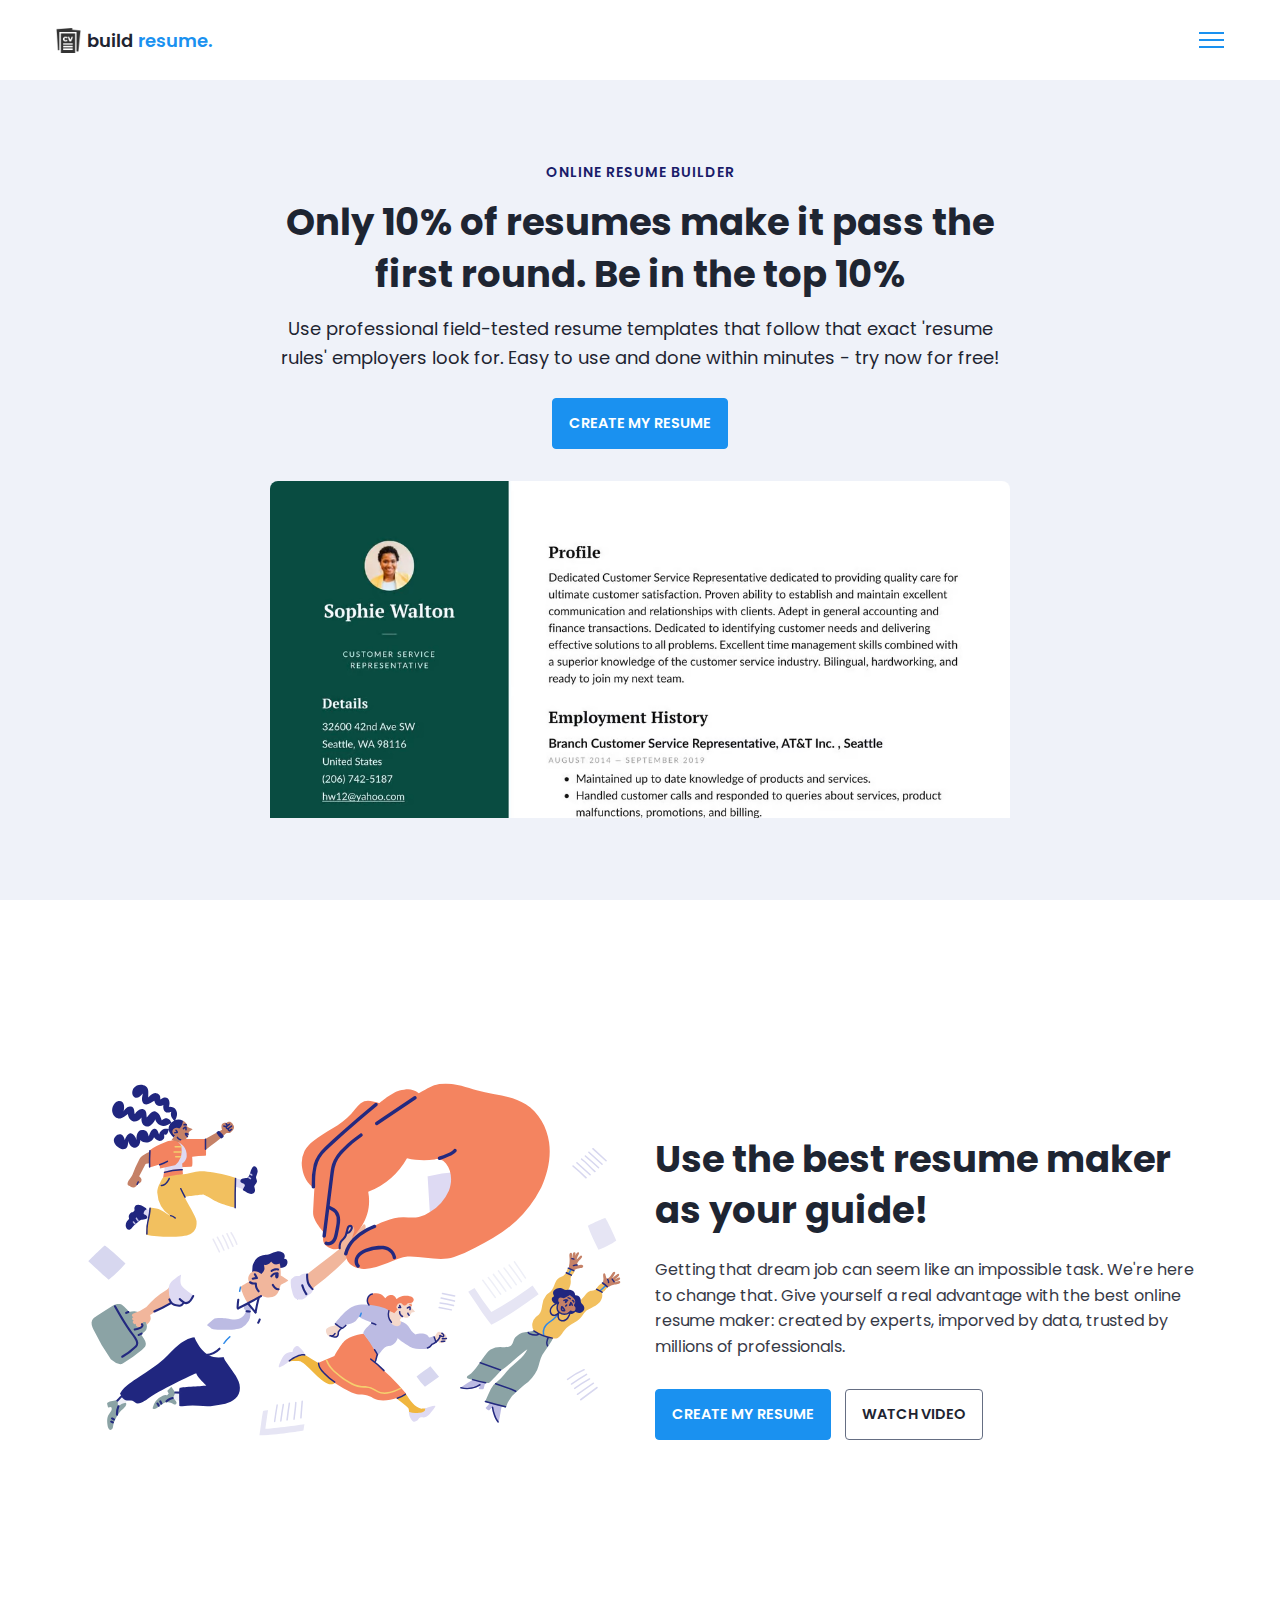
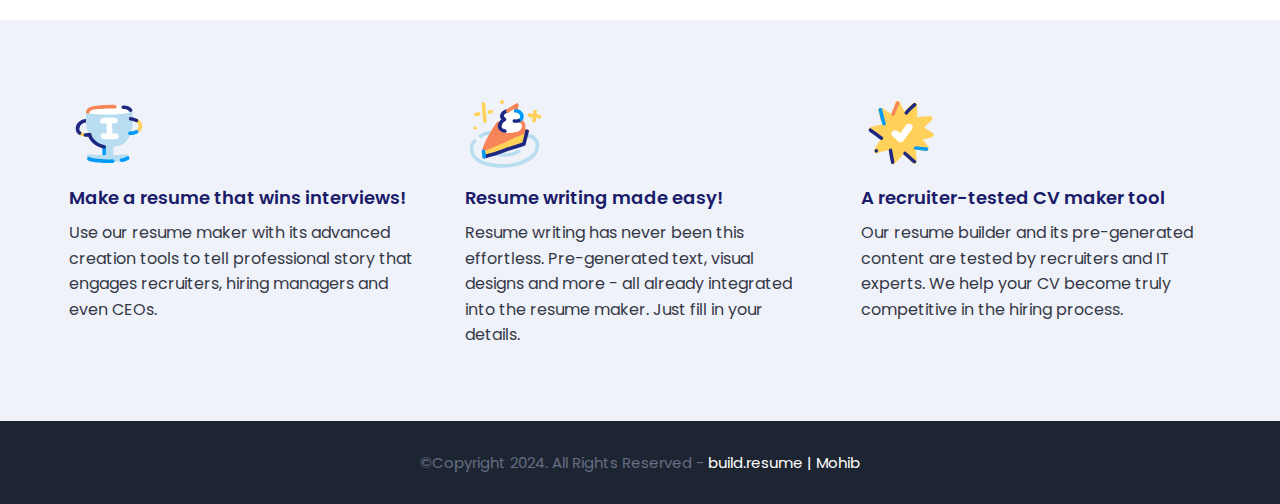
<file: index.html>
<!DOCTYPE html>
<html>
    <head>
        <meta charset="utf-8">
        <meta http-equiv="X-UA-Compatible" content="IE=edge">
        <title>Resume Builder - Mohib</title>
        <meta name="description" content="">
        <meta name="viewport" content="width=device-width, initial-scale=1">
        <link rel="stylesheet" href="assets/css/main.css">
    </head>
    <body>

        <nav class = "navbar bg-white">
            <div class="container">
                <div class = "navbar-content">
                    <div class = "brand-and-toggler">
                        <a href = "index.html" class = "navbar-brand">
                            <img src = "assets/images/curriculum-vitae.png" alt = "" class = "navbar-brand-icon">
                            <span class = "navbar-brand-text">build <span>resume.</span>
                        </a>
                        <button type = "button" class = "navbar-toggler-btn">
                            <div class = "bars">
                                <div class = "bar"></div>
                                <div class = "bar"></div>
                                <div class = "bar"></div>
                            </div>
                        </button>
                    </div>
                </div>
            </div>
        </nav>

        <header class = "header bg-bright" id = "header">
            <div class = "container">
                <div class = "header-content text-center">
                    <h6 class = "text-uppercase text-blue-dark fs-14 fw-6 ls-1">online resume builder</h6>
                    <h1 class = "lg-title">Only 10% of resumes make it pass the first round. Be in the top 10%</h1>
                    <p class = "text-dark fs-18">Use professional field-tested resume templates that follow that exact 'resume rules' employers look for. Easy to use and done within minutes - try now for free!</p>
                    <a href = "resume.html" class = "btn btn-primary text-uppercase">create my resume</a>
                    <img src = "assets/images/dublin-resume-templates.avif">
                </div>
            </div>
        </header>

        <div class="section-one">
            <div class="container">
                <div class = "section-one-content">
                    <div class="section-one-l">
                        <img src = "assets/images/visual-0c7080adf17f1f207276f613447c924f667dab34b7ac415cd7ef653172defd0b.svg">
                    </div>
                    <div class = "section-one-r text-center">
                        <h2 class = "lg-title">Use the best resume maker as your guide!</h2>
                        <p class = "text">Getting that dream job can seem like an impossible task. We're here to change that. Give yourself a real advantage with the best online resume maker: created by experts, imporved by data, trusted by millions of professionals.</p>
                        <div class = "btn-group">
                            <a href = "resume.html" class = "btn btn-primary text-uppercase">create my resume</a>
                            <a href = "#" class = "btn btn-secondary text-uppercase">watch video</a>
                        </div>
                    </div>
                </div>
            </div>
        </div>

        <div class = "section-two bg-bright">
            <div class="container">
                <div class="section-two-content">
                    <div class = "section-items">
                        <div class = "section-item">
                            <div class = "section-item-icon">
                                <img src = "assets/images/feature-1-edf4481d69166ac81917d1e40e6597c8d61aa970ad44367ce78049bf830fbda5.svg" alt = "">
                            </div>
                            <h5 class = "section-item-title">Make a resume that wins interviews!</h5>
                            <p class = "text">Use our resume maker with its advanced creation tools to tell professional story that engages recruiters, hiring managers and even CEOs.</p>
                        </div>

                        <div class = "section-item">
                            <div class = "section-item-icon">
                                <img src = "assets/images/feature-2-a7a471bd973c02a55d1b3f8aff578cd3c9a4c5ac4fc74423d94ecc04aef3492b.svg" alt = "">
                            </div>
                            <h5 class = "section-item-title">Resume writing made easy!</h5>
                            <p class = "text">Resume writing has never been this effortless. Pre-generated text, visual designs and more - all already integrated into the resume maker. Just fill in your details.</p>
                        </div>

                        <div class = "section-item">
                            <div class = "section-item-icon">
                                <img src = "assets/images/feature-3-4e87a82f83e260488c36f8105e26f439fdc3ee5009372bb5e12d9421f32eabdd.svg" alt = "">
                            </div>
                            <h5 class = "section-item-title">A recruiter-tested CV maker tool</h5>
                            <p class = "text">Our resume builder and its pre-generated content are tested by recruiters and IT experts. We help your CV become truly competitive in the hiring process.</p>
                        </div>
                    </div>
                </div>
            </div>
        </div>

        <footer class = "footer bg-dark">
            <div class="container">
                <div class = "footer-content text-center">
                    <p class="fs-15">&copy;Copyright 2024. All Rights Reserved - <span>build.resume </span><span>| Mohib</span></p>
                </div>
            </div>
        </footer>
        
    </body>
</html>
</file>
<file: assets/css/main.css>
@import url('https://fonts.googleapis.com/css2?family=Manrope:wght@200;300;400;500;600;700;800&family=Poppins:ital,wght@0,100;0,200;0,300;0,400;0,500;0,600;0,700;0,800;0,900;1,100;1,200;1,300;1,400;1,500;1,600;1,700;1,800;1,900&display=swap');

:root{
    --clr-blue: #1A91F0;
    --clr-blue-mid: #1170CD;
    --clr-blue-dark: #1A1C6A;
    --clr-white: #fff;
    --clr-bright: #EFF2F9;
    --clr-dark: #1e2532;
    --clr-black: #000;
    --clr-grey: #656e83;
    --clr-green: #084C41;
    --font-poppins: 'Poppins', sans-serif;
    --font-manrope: 'Manrope', sans-serif;;
    --transition: all 300ms ease-in-out;
}

*{
    padding: 0;
    margin: 0;
    box-sizing: border-box;
}

html{
    font-size: 10px;
}

body{
    font-size: 1.6rem;
    font-family: var(--font-poppins);
}

button{
    border: none;
    background-color: transparent;
    outline: 0;
    cursor: pointer;
    font-family: inherit;
}

img{
    width: 100%;
    display: block;
}

a{
    text-decoration: none;
}

/* fonts */
.font-poppins{font-family: var(--font-poppins);}
.font-manrope{font-family: var(--font-manrope);}

/* text colors */
.text-blue{color: var(--clr-blue);}
.text-blue-mid{color: var(--clr-blue-mid);}
.text-blue-dark{color: var(--clr-blue-dark);}
.text-bright{color: var(--clr-bright);}
.text-dark{color: var(--clr-dark);}
.text-grey{color: var(--clr-grey);}
.text-white{color: var(--clr-white);}

/* backgrounds */
.bg-blue{background-color: var(--clr-blue);}
.bg-blue-mid{background-color: var(--clr-blue-mid);}
.bg-blue-dark{background-color: var(--clr-blue-dark);}
.bg-bright{background-color: var(--clr-bright);}
.bg-dark{background-color: var(--clr-dark);}
.bg-grey{background-color: var(--clr-grey);}
.bg-white{background-color: var(--clr-white);}
.bg-black{background-color: var(--clr-black);}
.bg-green{background-color: var(--clr-green);}

.text-center{ text-align: center;}
.text-left{text-align: left;}
.text-right{text-align: right;}
.text-uppercase{text-transform: uppercase;}
.text-lowercase{text-transform: lowercase;}
.text-capitalize{text-transform: capitalize;}
.text{
    color: var(--clr-dark);
    opacity: 0.9;
    margin: 2rem 0;
    line-height: 1.6;
}

.fw-2{font-weight: 200;}
.fw-3{font-weight: 300;}
.fw-4{font-weight: 400;}
.fw-5{font-weight: 500;}
.fw-6{font-weight: 600;}
.fw-7{font-weight: 700;}
.fw-8{font-weight: 800;}

.fs-13{font-size: 13px;}
.fs-14{font-size: 14px;}
.fs-15{font-size: 15px;}
.fs-16{font-size: 16px;}
.fs-17{font-size: 17px;}
.fs-18{font-size: 18px;}
.fs-19{font-size: 19px;}
.fs-20{font-size: 20px;}
.fs-21{font-size: 21px;}
.fs-22{font-size: 22px;}
.fs-23{font-size: 23px;}
.fs-24{font-size: 24px;}
.fs-25{font-size: 25px;}

.ls-1{letter-spacing: 1px;}
.ls-2{letter-spacing: 2px;}

.container{
    max-width: 1200px;
    margin: 0 auto;
    padding: 0 1.6rem;
}

/* bars button */
.bars{
    display: flex;
    flex-direction: column;
    justify-content: space-between;
    height: 16.5px;
    width: 25px;
}
.bars .bar{
    width: 100%;
    height: 2px;
    background-color: var(--clr-blue);
    transition: var(--transition);
}

.bars:hover .bar{
    background-color: var(--clr-dark);
}

/* buttons */
.btn{
    font-size: 14.5px;
    font-weight: 600;
    padding: 1.4rem 1.6rem;
    border-radius: 4px;
    display: inline-block;
}

.btn-primary{
    background-color: var(--clr-blue);
    color: var(--clr-white);
    border: 1px solid var(--clr-blue);
    transition: var(--transition);
}

.btn-primary:hover{
    background-color: transparent;
    color: var(--clr-dark);
    border-color: var(--clr-grey);
}

.btn-secondary{
    background-color: transparent;
    color: var(--clr-dark);
    border: 1px solid var(--clr-grey);
    transition: var(--transition);
}

.btn-secondary:hover{
    background-color: var(--clr-blue);
    color: var(--clr-white);
    border-color: var(--clr-blue);
}

.btn-group button:first-child, .btn-group a:first-child{
    margin-right: 1rem!important;
}

/* navbar part */
.navbar{
    height: 80px;
    display: flex;
    align-items: center;
    box-shadow: rgba(0, 0, 0, 0.08) 0px 3px 8px;
}

.navbar .container{
    width: 100%;
}

.navbar-brand{
    display: flex;
    align-items: center;
    justify-content: flex-start;
    font-size: 1.8rem;
}
.navbar-brand-text{
    color: var(--clr-dark);
    font-weight: 600;
}
.navbar-brand-text span{
    color: var(--clr-blue);
}
.navbar-brand-icon{
    width: 25px;
    margin-right: 6px;
    opacity: 0.8;
}
.brand-and-toggler{
    display: flex;
    align-items: center;
    justify-content: space-between;
}
.header{
    min-height: calc(100vh - 80px);
    display: flex;
    flex-direction: column;
    align-items: center;
    justify-content: center;
}
.header-content{
    max-width: 740px;
    margin-right: auto;
    margin-left: auto;
}
.header-content img{
    max-width: 760px;
    border-top-right-radius: 8px;
    border-top-left-radius: 8px;
    margin-top: 3.2rem;
}
.lg-title{
    margin: 1.4rem 0;
    font-size: 37px;
    line-height: 1.4;
    color: var(--clr-dark);
}
.header-content p{
    margin-bottom: 2.6rem;
    line-height: 1.6;
}


/* section one */
.section-one{
    padding: 64px 0;
    min-height: 80vh;
    display: flex;
    align-items: center;
}
.section-one-l img{
    max-width: 545px;
    margin-right: auto;
    margin-left: auto;
}
.section-one-r{
    margin-top: 4rem;
}

.section-one .btn-group{
    margin-top: 2rem;
}
.section-one-r{
    max-width: 545px;
    margin-right: auto;
    margin-left: auto;
}
.section-one-r .btn-group{
    margin-top: 3rem;
}

/* section two */
.section-two{
    padding: 64px 0;
}
.section-two .section-items{
    display: grid;
    gap: 2rem;
}

.section-two .section-item{
    max-width: 350px;
    text-align: center;
    margin-right: auto;
    margin-left: auto;
}
.section-two .section-item-icon{
    margin: 1rem 0;
}
.section-two .section-item-icon img{
    width: 80px;
    margin-right: auto;
    margin-left: auto;
}
.section-two .section-item-title{
    color: var(--clr-blue-dark);
    font-size: 1.8rem;
    font-weight: 600;
}
.section-two .text{
    margin: 0.9rem 0;
}

/* footer */
.footer{
    padding: 3rem 0;
}
.footer-content p{
    color: var(--clr-grey);
}
.footer-content p span{
    color: var(--clr-white);
}

/* media queries */
@media screen and (min-width: 768px){
    .section-two .section-items{
        grid-template-columns: repeat(2, 1fr);
    }
}

@media screen and (min-width: 992px){
    .section-one-content{
        display: grid;
        grid-template-columns: repeat(2, 1fr);
        column-gap: 3rem;
    }
    .section-one-r{
        text-align: left;
    }
    .section-two .section-items{
        grid-template-columns: repeat(3, 1fr);
    }
    .section-two .section-item{
        text-align: left;
    }
    .section-two .section-item-icon img{
        margin-left: 0;
    }
}



/* resume page */
#about-sc{
    padding: 64px 0;
}

.cv-form-row-title{
    background-color: var(--clr-dark);
    padding: 0.8rem 1.6rem;
    margin-bottom: 2rem;
}

.cv-form-row-title h3{
    color: var(--clr-white);
    font-weight: 500;
    text-transform: uppercase;
    letter-spacing: 1.5px;
    font-size: 1.7rem;
}
.cv-form-blk{
    margin: 3rem 0;
}
.cv-form-row{
    padding: 3rem 2rem 0 2rem;
    border: 1px solid rgba(0, 0, 0, 0.08);
    margin-bottom: 1rem;
    position: relative;
}
textarea{
    resize: none;
}
.form-elem{
    margin-bottom: 3rem;
    position: relative;
}
.form-label{
    display: block;
    font-weight: 600;
    font-size: 14px;
    color: var(--clr-dark);
    margin-bottom: 0.5rem;
}
.form-control{
    border-radius: none;
    border: 1px solid rgba(0, 0, 0, 0.1);
    font-size: 14px;
    padding: 0.8rem 1.6rem;
    font-family: inherit;
    width: 100%;
    outline: 0;
    transition: var(--transition);
}

.form-control:focus{
    border-color: rgba(0, 0, 0, 0.3);
}
.form-text{
    color: #ca0b00;
    font-size: 12px;
    position: absolute;
    letter-spacing: 0.5px;
    top: calc(100% + 2px);
    left: 0;
    width: 100%;
}
.cols-3, .cols-2{
    display: grid;
}
.repeater-add-btn{
    width: 25px;
    height: 25px;
    background-color: var(--clr-blue-mid);
    font-size: 1.6rem;
    color: var(--clr-white);
    margin: 1rem 0;
}
.repeater-remove-btn{
    position: absolute;
    top: 10px;
    right: 10px;
    z-index: 999;
    width: 25px;
    height: 25px;
    border-radius: 50%;
    background-color: #ca0b00;
    color: var(--clr-white);
    font-size: 1.6rem;
}

/* preview section */
.preview-cnt{
    border-radius: 5px;
    display: grid;
    grid-template-columns: 32% auto;
    box-shadow: rgba(149, 157, 165, 0.2) 0px 8px 24px;
    overflow: hidden;
}

.preview-cnt-l{
    padding: 3rem 3rem 2rem 3rem;
}
.preview-cnt-r{
    padding: 3rem 3rem 3rem 4rem;
}
.preview-cnt-l .preview-blk:nth-child(1){
    text-align: center;
}
.preview-image{
    width: 120px;
    height: 120px;
    border-radius: 50%;
    overflow: hidden;
    margin-right: auto;
    margin-left: auto;
}
.preview-image img{
    width: 100%;
    height: 100%;
    object-fit: cover;
}
.preview-item-name{
    font-size: 2.4rem;
    font-weight: 600;
    margin: 1.8rem 0;
    position: relative;
}
.preview-item-name::after{
    position: absolute;
    content: "";
    bottom: -10px;
    width: 50px;
    height: 1.5px;
    background-color: rgba(255, 255, 255, 0.5);
    left: 50%;
    transform: translateX(-50%);
}
.preview-blk{
    padding: 1rem 0;
    margin-bottom: 1rem;
}
.preview-blk-title h3{
    text-transform: uppercase;
    letter-spacing: 0.5px;
    border-bottom: 0.5px solid rgba(0, 0, 0, 0.08);
    padding-bottom: 0.5rem;
}
.preview-blk-title{
    margin-bottom: 1rem;
}
.preview-blk-list .preview-item{
    font-size: 1.5rem;
    margin-bottom: 0.2rem;
    opacity: 0.95;
}
.preview-cnt-r .preview-blk-title{
    color: var(--clr-dark);
}
.preview-cnt-r .preview-blk-list .preview-item{
    margin-top: 1.8rem;
}

.achievements-items.preview-blk-list .preview-item span:first-child,
.educations-items.preview-blk-list .preview-item span:first-child,
.experiences-items.preview-blk-list .preview-item span:first-child{
    display: block;
    font-weight: 600;
    margin-bottom: 1rem;
    background-color: rgba(0, 0, 0, 0.03);
}

.educations-items.preview-blk-list .preview-item span:nth-child(2),
.experiences-items.preview-blk-list .preview-item span:nth-child(2){
    font-weight: 600;
    margin-right: 1rem;
}

.educations-items.preview-blk-list .preview-item span:nth-child(3),
.experiences-items.preview-blk-list .preview-item span:nth-child(3){
    font-style: italic;
    margin-right: 1rem;
}

.educations-items.preview-blk-list .preview-item span:nth-child(4),
.educations-items.preview-blk-list .preview-item span:nth-child(5),
.experiences-items.preview-blk-list .preview-item span:nth-child(4),
.experiences-items.preview-blk-list .preview-item span:nth-child(5){
    margin-right: 1rem;
    background-color: var(--clr-green);
    color: var(--clr-white);
    padding: 0 1rem;
    border-radius: 0.6rem;
}

.educations-items.preview-blk-list .preview-item span:nth-child(6),
.experiences-items.preview-blk-list .preview-item span:nth-child(6){
    font-size: 13.5px;
    display: block;
    opacity: 0.8;
    margin-top: 1rem;
}
.projects-items.preview-blk-list .preview-item span{
    display: block;
}

@media screen and (min-width: 768px){
    .cols-3{
        grid-template-columns: repeat(3, 1fr);
        column-gap: 2rem;
    }
    .cols-2{
        grid-template-columns: repeat(2, 1fr);
        column-gap: 2rem;
    }
}

@media screen and (min-width: 992px){
    .cv-form-row{
        padding: 3rem 3rem 0rem 3rem;
    }
    .cols-3{
        grid-template-columns: repeat(3, 1fr);
    }
}

.print-btn-sc{
    margin: 2rem 0 6rem 0;
}

.download-btn-sc{
    margin-left: 2rem 0 6rem 0;
}
/* print section */
@media print{
    body *{
        visibility: hidden;
    }

    .non_print_area{
        display: none;
    }

    .print_area, .print_area *{
        visibility: visible;
    }

    .print_area{
        width: 100%;
        position: absolute;
        left: 0;
        top: 0;
        overflow: hidden;
    }
}
</file>
